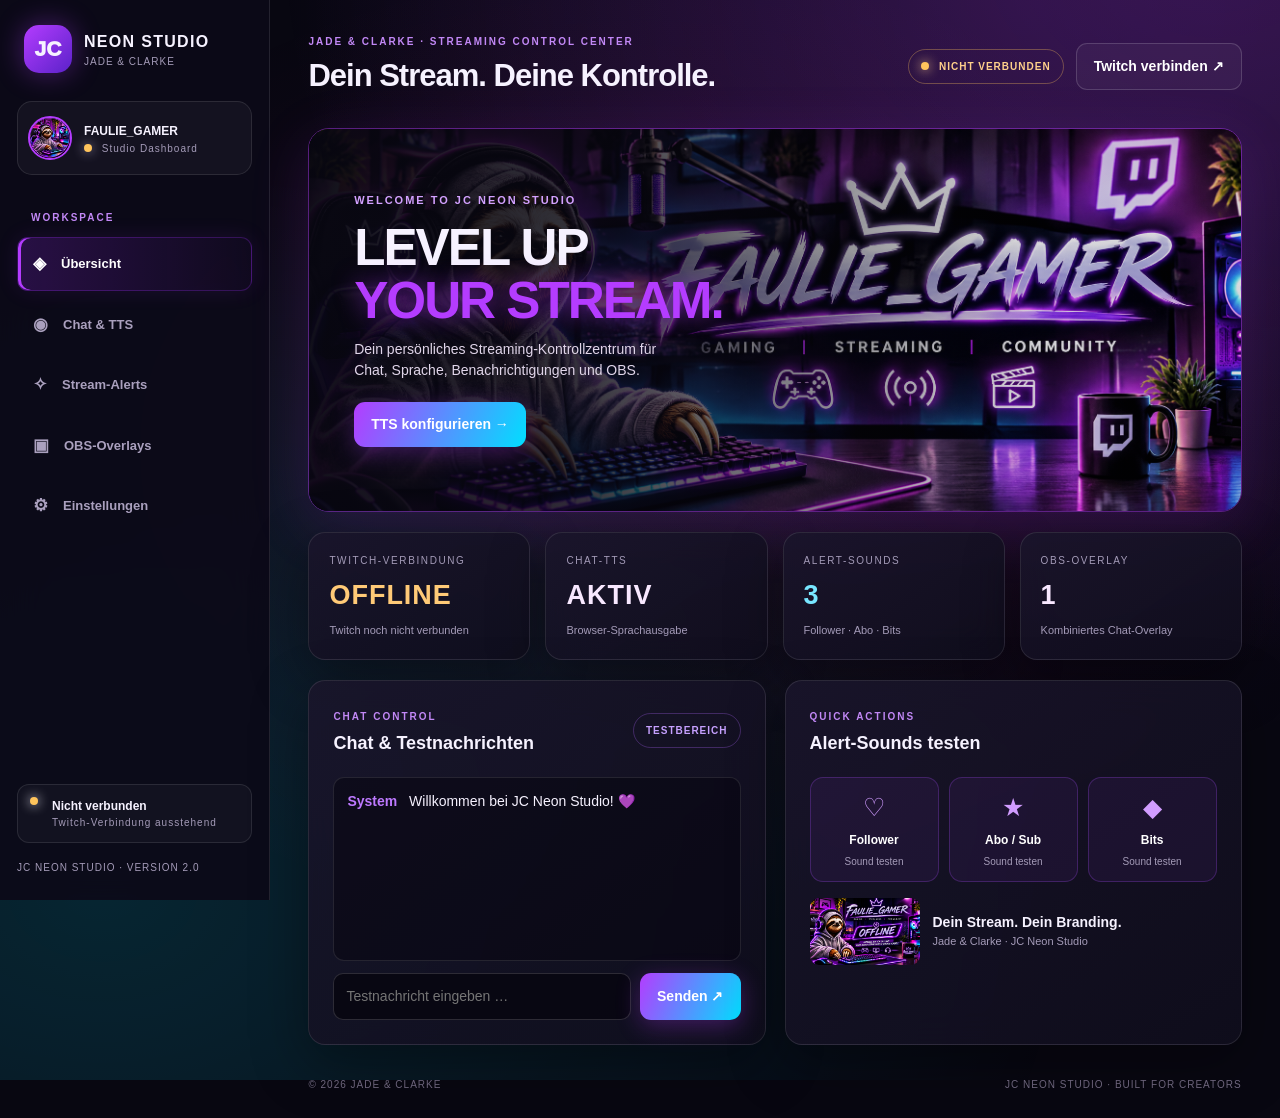
<file: index.html>
<!DOCTYPE html>
<html lang="de">
<head>
  <meta charset="UTF-8">
  <meta name="viewport" content="width=device-width, initial-scale=1">
  <meta name="theme-color" content="#080711">
  <meta name="description" content="JC Neon Studio – Streaming-Dashboard von Jade & Clarke für Twitch, TTS, Alerts und OBS.">
  <title>JC Neon Studio | Jade & Clarke</title>
  <link rel="stylesheet" href="style.css">
</head>
<body>

<div class="ambient" aria-hidden="true"></div>

<div class="shell">

  <!-- SEITENLEISTE -->
  <aside class="sidebar">

    <div class="brand">
      <div class="brand-icon" id="studioLogo">JC</div>
      <div>
        <b>NEON STUDIO</b>
        <small>JADE & CLARKE</small>
      </div>
    </div>

    <div class="profile">
      <img src="assets/avatar.png" alt="Faulie Gamer">
      <div>
        <strong id="studioProfileName">FAULIE_GAMER</strong>
        <span>
          <i class="dot amber" id="profileConnectionDot"></i>
          Studio Dashboard
        </span>
      </div>
    </div>

    <div class="nav-label">WORKSPACE</div>

    <nav aria-label="Hauptnavigation">
      <button class="nav active" data-page="dashboard" type="button">
        ◈ <span>Übersicht</span>
      </button>
      <button class="nav" data-page="tts" type="button">
        ◉ <span>Chat & TTS</span>
      </button>
      <button class="nav" data-page="alerts" type="button">
        ✧ <span>Stream-Alerts</span>
      </button>
      <button class="nav" data-page="overlay" type="button">
        ▣ <span>OBS-Overlays</span>
      </button>
      <button class="nav" data-page="settings" type="button">
        ⚙ <span>Einstellungen</span>
      </button>
    </nav>

    <div class="side-bottom">
      <div class="side-info">
        <span class="dot amber" id="sideConnectionDot"></span>
        <div>
          <b id="sideConnectionStatus">Nicht verbunden</b>
          <small id="sideConnectionDetail">
            Twitch-Verbindung ausstehend
          </small>
        </div>
      </div>
      <small>JC NEON STUDIO · VERSION 2.0</small>
    </div>

  </aside>

  <!-- HAUPTBEREICH -->
  <main>

    <header class="topbar">
      <div>
        <div class="eyebrow">JADE & CLARKE · STREAMING CONTROL CENTER</div>
        <h1 id="pageTitle">Dein Stream. Deine Kontrolle.</h1>
      </div>

      <div class="top-actions">
        <span class="pill" id="connectionPill" role="status">
          <span class="dot amber" id="connectionDot"></span>
          <span id="connectionStatus">NICHT VERBUNDEN</span>
        </span>
        <button class="btn outline" id="twitchBtn" type="button">
          Twitch verbinden ↗
        </button>
      </div>
    </header>

    <div class="content">

      <!-- =====================================
           ÜBERSICHT
      ====================================== -->
      <section class="page active" id="dashboard">

        <div class="hero">
          <img src="assets/banner.png" alt="Faulie Gamer Banner">
          <div class="hero-shade"></div>

          <div class="hero-content">
            <span class="hero-kicker">WELCOME TO JC NEON STUDIO</span>
            <h2>
              LEVEL UP<br>
              <em>YOUR STREAM.</em>
            </h2>
            <p>
              Dein persönliches Streaming-Kontrollzentrum
              für Chat, Sprache, Benachrichtigungen und OBS.
            </p>
            <button class="btn primary" data-goto="tts" type="button">
              TTS konfigurieren →
            </button>
          </div>
        </div>

        <div class="stats">

          <div class="stat">
            <span>TWITCH-VERBINDUNG</span>
            <strong id="connectionStat">OFFLINE</strong>
            <small id="connectionStatDetail">
              Twitch noch nicht verbunden
            </small>
          </div>

          <div class="stat">
            <span>CHAT-TTS</span>
            <strong id="ttsStatus">AKTIV</strong>
            <small>Browser-Sprachausgabe</small>
          </div>

          <div class="stat">
            <span>ALERT-SOUNDS</span>
            <strong>3</strong>
            <small>Follower · Abo · Bits</small>
          </div>

          <div class="stat">
            <span>OBS-OVERLAY</span>
            <strong>1</strong>
            <small>Kombiniertes Chat-Overlay</small>
          </div>

        </div>

        <div class="twocol">

          <div class="panel">
            <div class="panel-head">
              <div>
                <span class="eyebrow">CHAT CONTROL</span>
                <h3>Chat & Testnachrichten</h3>
              </div>
              <span class="tag" id="chatModeTag">TESTBEREICH</span>
            </div>

            <div class="chat-feed" id="chatFeed" aria-live="polite">
              <div class="chat-line">
                <span class="username">System</span>
                <span>Willkommen bei JC Neon Studio! 💜</span>
              </div>
            </div>

            <div class="send">
              <input
                id="chatInput"
                maxlength="300"
                placeholder="Testnachricht eingeben …"
                autocomplete="off"
              >
              <button class="btn primary" id="sendChat" type="button">
                Senden ↗
              </button>
            </div>
          </div>

          <div class="panel">
            <div class="panel-head">
              <div>
                <span class="eyebrow">QUICK ACTIONS</span>
                <h3>Alert-Sounds testen</h3>
              </div>
            </div>

            <div class="quick">
              <button data-test="follow" type="button">
                <span class="quick-icon">♡</span>
                <b>Follower</b>
                <small>Sound testen</small>
              </button>

              <button data-test="sub" type="button">
                <span class="quick-icon">★</span>
                <b>Abo / Sub</b>
                <small>Sound testen</small>
              </button>

              <button data-test="bits" type="button">
                <span class="quick-icon">◆</span>
                <b>Bits</b>
                <small>Sound testen</small>
              </button>
            </div>

            <div class="preview-card">
              <img src="assets/offline.png" alt="Faulie Gamer Offline Banner">
              <div>
                <b>Dein Stream. Dein Branding.</b>
                <small>Jade & Clarke · JC Neon Studio</small>
              </div>
            </div>
          </div>

        </div>
      </section>

      <!-- =====================================
           CHAT UND TTS
      ====================================== -->
      <section class="page" id="tts">

        <div class="section-intro">
          <span class="eyebrow">VOICE CONTROL</span>
          <h2>Chat & Text-to-Speech</h2>
          <p>Bestimme, wie Chatnachrichten vorgelesen werden.</p>
        </div>

        <div class="twocol">

          <div class="panel">
            <h3>Sprachausgabe</h3>

            <label class="toggle-line">
              <span>
                <b>TTS aktivieren</b>
                <small>Neue Chatnachrichten automatisch vorlesen</small>
              </span>
              <input type="checkbox" id="ttsEnabled" checked>
              <span class="switch"></span>
            </label>

            <label class="field">
              Stimme
              <select id="voiceSelect"></select>
            </label>

            <label class="field">
              Lautstärke
              <output id="volumeValue">85 %</output>
              <input type="range" id="volume" min="0" max="100" value="85">
            </label>

            <label class="field">
              Sprechtempo
              <output id="rateValue">1.0×</output>
              <input type="range" id="rate" min="50" max="200" value="100">
            </label>

            <label class="toggle-line">
              <span>
                <b>Benutzernamen vorlesen</b>
                <small>„Name schreibt: Nachricht“</small>
              </span>
              <input type="checkbox" id="readNames" checked>
              <span class="switch"></span>
            </label>

            <div class="actions">
              <button class="btn primary" id="testVoice" type="button">
                Stimme testen ▶
              </button>
              <button class="btn outline" id="stopVoice" type="button">
                Vorlesen stoppen ■
              </button>
            </div>
          </div>

          <div class="panel">
            <h3>Nachricht testen</h3>

            <label class="field">
              Benutzername
              <input id="testUser" value="FaulieFan" maxlength="50">
            </label>

            <label class="field">
              Nachricht
              <textarea id="testMessage" rows="5">Hey Faulie! Dein Stream sieht heute mega aus! 💜</textarea>
            </label>

            <button class="btn primary wide" id="testMessageBtn" type="button">
              Nachricht senden & vorlesen →
            </button>

            <div class="note">
              Emojis bleiben im Chat sichtbar, werden aber nicht vorgelesen.
              Die gewählte Stimme hängt von deinem Browser und Windows ab.
            </div>
          </div>

        </div>
      </section>

      <!-- =====================================
           STREAM-ALERTS
      ====================================== -->
      <section class="page" id="alerts">

        <div class="section-intro">
          <span class="eyebrow">SOUND ENGINE</span>
          <h2>Follower, Abos & Bits</h2>
          <p>Deine eigenen M4A-Sounds – ohne sichtbare Videoeinblendung.</p>
        </div>

        <div class="twocol">

          <div class="panel">
            <h3>Sound-Einstellungen</h3>

            <label class="toggle-line">
              <span>
                <b>Follower-Sound</b>
                <small>jc_alert_follower.m4a · ca. 3 Sekunden</small>
              </span>
              <input type="checkbox" id="followEnabled" checked>
              <span class="switch"></span>
            </label>

            <label class="toggle-line">
              <span>
                <b>Abo-Sound (Sub)</b>
                <small>jc_alert_sub.m4a · ca. 6 Sekunden</small>
              </span>
              <input type="checkbox" id="subEnabled" checked>
              <span class="switch"></span>
            </label>

            <label class="toggle-line">
              <span>
                <b>Bits-Sound</b>
                <small>jc_alert_bits.m4a · ab 1 Bit</small>
              </span>
              <input type="checkbox" id="bitsEnabled" checked>
              <span class="switch"></span>
            </label>

            <label class="field">
              Vorschau-Anzeigedauer
              <output id="durationValue">6 Sekunden</output>
              <input type="range" id="duration" min="3" max="15" value="6">
            </label>

            <label class="field">
              Test-Benutzername
              <input id="alertUser" value="NeonSloth" maxlength="50">
            </label>

            <div class="quick">
              <button data-test="follow" type="button">♡ <b>Follower testen</b></button>
              <button data-test="sub" type="button">★ <b>Abo testen</b></button>
              <button data-test="bits" type="button">◆ <b>Bits testen</b></button>
            </div>
          </div>

          <div class="panel">
            <h3>Sound-Vorschau</h3>

            <div class="alert-stage">
              <div class="alert-stage-inner" id="alertPreview">
                <div class="placeholder-icon">♫</div>
                <b>DEINE ALERT-SOUNDS</b>
                <small>Wähle einen Test aus.</small>
              </div>
            </div>

            <div class="note">
              Deine Sounds werden als Audio abgespielt.
              Es wird kein Video im Stream eingeblendet.
              Die Vorschau hier im Dashboard dient nur zum Testen.
            </div>

            <div class="note">
              Echte Twitch-Ereignisse funktionieren erst nach
              Einrichtung der Twitch-Verbindung.
            </div>
          </div>

        </div>
      </section>

      <!-- =====================================
           OBS OVERLAYS
      ====================================== -->
      <section class="page" id="overlay">

        <div class="section-intro">
          <span class="eyebrow">OBS INTEGRATION</span>
          <h2>Ein Overlay. Alles im Blick.</h2>
          <p>
            Eine gemeinsame Browserquelle für den Chat.
            Sichtbare Alerts kannst du bei Bedarf zuschalten.
          </p>
        </div>

        <div class="panel space">
          <div class="panel-head">
            <div>
              <span class="eyebrow">LIVE PREVIEW</span>
              <h3>Kombiniertes Stream-Overlay</h3>
            </div>
            <span class="tag">VORSCHAU</span>
          </div>

          <iframe
            id="combinedOverlayPreview"
            src="overlay.html?preview=1"
            title="JC Neon Studio Overlay-Vorschau"
            loading="lazy"
            style="display:block;width:100%;aspect-ratio:16/9;min-height:280px;border:1px solid #8b55c955;border-radius:14px;background:#0c0b1d"
          ></iframe>

          <div class="actions" style="margin-top:15px">
            <button class="btn primary" id="ov_openWindow" type="button">
              Als Fenster öffnen ↗
            </button>
            <button class="btn outline" id="ov_copyUrl" type="button">
              OBS-Adresse kopieren
            </button>
          </div>
        </div>

        <div class="twocol space">

          <div class="panel">
            <h3>Anzeige & Position</h3>

            <label class="toggle-line">
              <span>
                <b>Chat anzeigen</b>
                <small>Nachrichten im Stream sichtbar machen</small>
              </span>
              <input type="checkbox" id="ov_chatEnabled" checked>
              <span class="switch"></span>
            </label>

            <label class="toggle-line">
              <span>
                <b>Sichtbare Alerts anzeigen</b>
                <small>Optional – deine Sounds funktionieren unabhängig davon</small>
              </span>
              <input type="checkbox" id="ov_alertsEnabled">
              <span class="switch"></span>
            </label>

            <label class="field">
              Chat-Abstand links
              <output id="ov_chatX_value">3</output> %
              <input id="ov_chatX" type="range" min="0" max="60" value="3">
            </label>

            <label class="field">
              Chat-Abstand unten
              <output id="ov_chatY_value">5</output> %
              <input id="ov_chatY" type="range" min="0" max="70" value="5">
            </label>

            <label class="field">
              Alert-Abstand rechts
              <output id="ov_alertX_value">4</output> %
              <input id="ov_alertX" type="range" min="0" max="60" value="4">
            </label>

            <label class="field">
              Alert-Abstand oben
              <output id="ov_alertY_value">7</output> %
              <input id="ov_alertY" type="range" min="0" max="70" value="7">
            </label>

            <label class="field">
              Chat-Anzeigezeit
              <output id="ov_chatLife_value">15</output> Sekunden
              <input id="ov_chatLife" type="range" min="3" max="60" value="15">
            </label>

            <label class="field">
              Alert-Anzeigezeit
              <output id="ov_alertDuration_value">6</output> Sekunden
              <input id="ov_alertDuration" type="range" min="2" max="20" value="6">
            </label>
          </div>

          <div class="panel">
            <h3>Overlay testen</h3>

            <p class="muted">
              Teste direkt im Dashboard, ohne ein zusätzliches
              Browserfenster öffnen zu müssen.
            </p>

            <div class="actions">
              <button class="btn primary" id="ov_testChat" type="button">
                Chat testen
              </button>
              <button class="btn outline" data-overlay-alert="follow" type="button">
                ♡ Follower
              </button>
              <button class="btn outline" data-overlay-alert="sub" type="button">
                ★ Abo
              </button>
              <button class="btn outline" data-overlay-alert="bits" type="button">
                ◆ Bits
              </button>
            </div>

            <div class="note">
              Die drei Overlay-Alert-Buttons testen die sichtbaren
              Animationen. Deine Audio-Tests findest du unter
              „Stream-Alerts“.
            </div>

            <div class="note">
              Für OBS benötigst du eine Browserquelle mit
              <code>overlay.html?obs=1</code>.
              Die zuverlässige Live-Synchronisierung mit OBS
              wird noch eingerichtet.
            </div>
          </div>

        </div>
      </section>

      <!-- =====================================
           EINSTELLUNGEN
      ====================================== -->
      <section class="page" id="settings">

        <div class="section-intro">
          <span class="eyebrow">PERSONALIZE YOUR STUDIO</span>
          <h2>Studio-Einstellungen</h2>
          <p>Deine Einstellungen. Dein Design. Deine Kontrolle.</p>
        </div>

        <div class="twocol">

          <div class="panel">
            <h3>Profil & Personalisierung</h3>

            <label class="field">
              Twitch-Benutzername
              <input
                id="studioUsername"
                value="faulie_gamer"
                maxlength="50"
                autocomplete="off"
                placeholder="Dein Twitch-Benutzername"
              >
            </label>

            <label class="field">
              Anzeigename im Studio
              <input
                id="studioDisplayName"
                value="FAULIE_GAMER"
                maxlength="50"
                autocomplete="off"
                placeholder="Dein Anzeigename"
              >
            </label>

            <div class="note">
              Diese Felder dienen der Personalisierung.
              Sie melden dich noch nicht bei Twitch an.
              Das automatische Speichern ergänzen wir in app.js.
            </div>

            <div class="settings-divider"></div>

            <h3>Darstellung</h3>

            <label class="field">
              Akzentfarbe
              <select id="accent">
                <option value="purple">Neon Purple</option>
                <option value="cyan">Electric Cyan</option>
                <option value="pink">Hot Pink</option>
              </select>
            </label>

            <label class="toggle-line">
              <span>
                <b>Hintergrundanimationen</b>
                <small>Langsame, bewegte Neon-Lichteffekte</small>
              </span>
              <input type="checkbox" id="motion" checked>
              <span class="switch"></span>
            </label>
          </div>

          <div class="panel">
            <h3>Twitch-Verbindung</h3>

            <div class="connection">
              <span class="dot amber" id="settingsConnectionDot"></span>
              <div>
                <b id="settingsConnectionStatus">Nicht verbunden</b>
                <small id="settingsConnectionDetail">
                  Twitch-Anmeldung noch nicht eingerichtet
                </small>
              </div>
            </div>

            <button class="btn primary" id="twitchInfo" type="button">
              Twitch-Integration erklären ↗
            </button>

            <div class="settings-divider"></div>

            <h3>Daten & Einstellungen</h3>

            <p class="muted">
              Deine Studio-Einstellungen sollen automatisch
              gespeichert und beim nächsten Öffnen wieder
              geladen werden.
            </p>

            <div class="actions">
              <button class="btn outline" id="exportSettings" type="button">
                Einstellungen exportieren
              </button>
              <button class="btn outline" id="importSettings" type="button">
                Einstellungen importieren
              </button>
            </div>

            <input
              type="file"
              id="importSettingsFile"
              accept=".json,application/json"
              hidden
            >

            <div class="note">
              Die Export- und Importfunktion wird im nächsten
              JavaScript-Update ergänzt. So kannst du deine
              Konfiguration auch beim Browserwechsel sichern.
            </div>

            <div class="settings-divider"></div>

            <button class="btn outline" id="resetSettings" type="button">
              Einstellungen zurücksetzen
            </button>

            <div class="note">
              Hinweis: Stream-Schlüssel, Twitch-Passwörter und
              Client-Secrets gehören niemals in öffentliche
              HTML- oder JavaScript-Dateien.
            </div>
          </div>

        </div>
      </section>

    </div>

    <footer>
      © 2026 JADE & CLARKE
      <span>JC NEON STUDIO · BUILT FOR CREATORS</span>
    </footer>

  </main>
</div>

<div class="toast" id="toast" role="status" aria-live="polite"></div>

<script defer src="app.js"></script>
<script defer src="overlay-controller.js"></script>

</body>
</html>
</file>
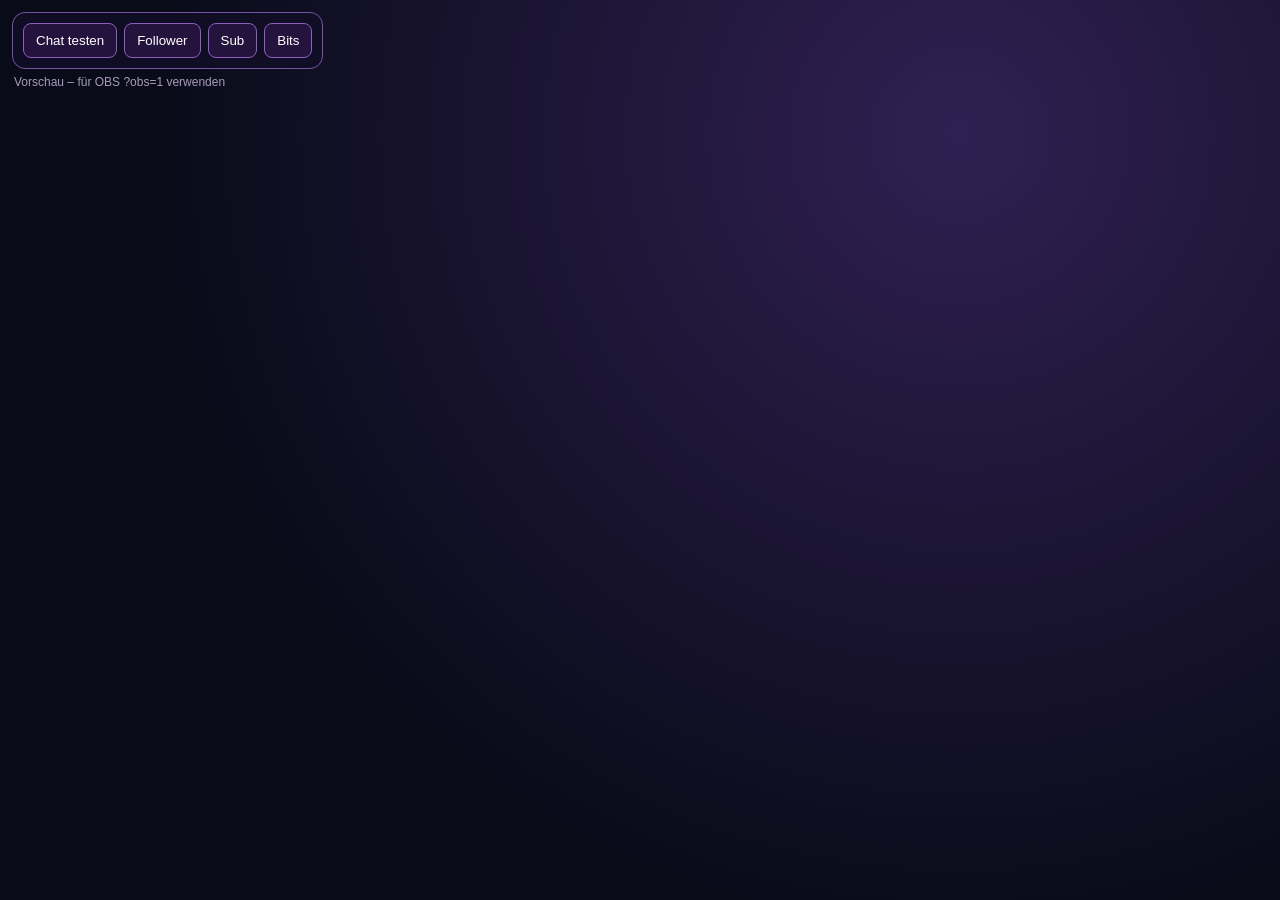
<file: overlay.html>
<!doctype html>
<html lang="de"><head><meta charset="utf-8"><meta name="viewport" content="width=device-width,initial-scale=1"><title>JC StreamTools | Kombiniertes Overlay</title><style>
*{box-sizing:border-box}html,body{margin:0;width:100%;height:100%;overflow:hidden;font-family:Inter,Segoe UI,Arial,sans-serif;color:white;background:transparent}body.preview{background:radial-gradient(circle at 75% 15%,#302052,#090b19 65%)}.stage{position:relative;width:100%;height:100%;overflow:hidden}.chat{position:absolute;left:3%;bottom:5%;width:min(36%,560px);display:flex;flex-direction:column;gap:9px;pointer-events:none}.message{padding:12px 16px;border:1px solid #a65bff66;border-left:3px solid #b86bff;background:#130d27e8;box-shadow:0 7px 30px #0007,0 0 18px #9c48ef33;border-radius:13px;overflow-wrap:anywhere;animation:in .4s ease both}.message b{display:block;color:#d5a4ff;margin-bottom:4px;font-size:14px}.message span{font-size:16px;line-height:1.4}.alerts{position:absolute;right:4%;top:7%;width:min(39%,570px);pointer-events:none}.alert{--glow:#bd64ff;position:relative;padding:24px 30px;text-align:center;border:1px solid var(--glow);border-radius:23px;background:linear-gradient(145deg,#211039ed,#090a20f5);box-shadow:0 0 35px color-mix(in srgb,var(--glow) 45%,transparent);animation:in .55s cubic-bezier(.18,1.3,.32,1) both}.alert.sub{--glow:#ff61b9}.alert.bits{--glow:#45e4ff}.alert .symbol{font-size:46px;color:var(--glow);text-shadow:0 0 20px var(--glow)}.alert .heading{color:var(--glow);font-size:14px;letter-spacing:3px;font-weight:800;margin:8px 0}.alert .name{font-size:clamp(22px,3vw,38px);font-weight:900;overflow-wrap:anywhere}.alert .detail{font-size:15px;color:#e1d7ed;margin-top:9px}.fade{animation:out .45s ease forwards!important}@keyframes in{from{opacity:0;transform:translateY(25px) scale(.92);filter:blur(7px)}to{opacity:1;transform:none;filter:none}}@keyframes out{to{opacity:0;transform:translateY(-18px);filter:blur(5px)}}.toolbar{position:absolute;top:12px;left:12px;z-index:10;display:flex;flex-wrap:wrap;gap:7px;padding:10px;background:#110e25dd;border:1px solid #7653a1;border-radius:13px}.toolbar button{border:1px solid #8c5fbe;background:#24133d;color:white;border-radius:8px;padding:9px 12px;cursor:pointer}.toolbar button:hover{background:#492266}.hint{position:absolute;left:14px;top:75px;color:#a99abb;font-size:12px}body:not(.preview) .toolbar,body:not(.preview) .hint{display:none}@media(max-width:650px){.chat{width:57%}.alerts{width:50%}.message{padding:7px 9px}.message span{font-size:12px}.alert{padding:13px}.alert .symbol{font-size:27px}.alert .heading{font-size:10px}}
</style></head><body><div class="stage"><div class="toolbar"><button id="chatTest">Chat testen</button><button data-alert="follow">Follower</button><button data-alert="sub">Sub</button><button data-alert="bits">Bits</button></div><div class="hint">Vorschau – für OBS ?obs=1 verwenden</div><div id="chat" class="chat" aria-live="polite"></div><div id="alerts" class="alerts" aria-live="polite"></div></div><script>
'use strict';
const params=new URLSearchParams(location.search);const obs=params.get('obs')==='1';if(!obs)document.body.classList.add('preview');
const chat=document.getElementById('chat'),alerts=document.getElementById('alerts');const defaults={chatEnabled:true,alertsEnabled:true,chatX:3,chatY:5,alertX:4,alertY:7,chatLife:15,alertDuration:6};let config={...defaults};let alertQueue=[],alertBusy=false;const clamp=(n,min,max)=>Math.max(min,Math.min(max,Number(n)||0));
function applyConfig(next){if(!next||typeof next!=='object')return;config={...config,...next};chat.style.display=config.chatEnabled===false?'none':'flex';alerts.style.display=config.alertsEnabled===false?'none':'block';chat.style.left=clamp(config.chatX,0,75)+'%';chat.style.bottom=clamp(config.chatY,0,80)+'%';alerts.style.right=clamp(config.alertX,0,75)+'%';alerts.style.top=clamp(config.alertY,0,80)+'%'}
try{const saved=JSON.parse(localStorage.getItem('jc_overlay_settings')||'null');applyConfig(saved)}catch{}
function addChat(user,message){if(config.chatEnabled===false)return;const el=document.createElement('div');el.className='message';const b=document.createElement('b'),s=document.createElement('span');b.textContent=String(user||'Gast').slice(0,50);s.textContent=String(message||'').slice(0,500);el.append(b,s);chat.append(el);while(chat.children.length>7)chat.firstChild.remove();setTimeout(()=>{el.classList.add('fade');setTimeout(()=>el.remove(),450)},clamp(config.chatLife,3,120)*1000)}
const kinds={follow:['♡','NEUER FOLLOWER','folgt jetzt deinem Kanal!'],sub:['★','NEUES ABONNEMENT','hat deinen Kanal abonniert!'],bits:['◆','BITS CHEER','unterstützt deinen Stream mit Bits!']};
function showAlert(kind,user,duration){if(!kinds[kind]||config.alertsEnabled===false)return;alertQueue.push({kind,user:String(user||'Unbekannt').slice(0,70),duration:clamp(duration||config.alertDuration,2,30)});processQueue()}
function processQueue(){if(alertBusy||!alertQueue.length)return;alertBusy=true;const a=alertQueue.shift(),k=kinds[a.kind],el=document.createElement('div');el.className='alert '+a.kind;for(const [cls,val] of [['symbol',k[0]],['heading',k[1]],['name',a.user],['detail',k[2]]]){const d=document.createElement('div');d.className=cls;d.textContent=val;el.append(d)}alerts.replaceChildren(el);setTimeout(()=>{el.classList.add('fade');setTimeout(()=>{el.remove();alertBusy=false;processQueue()},450)},a.duration*1000)}
function receive(data){if(!data||typeof data!=='object')return;if(data.type==='chat')addChat(data.user,data.message);if(data.type==='alert')showAlert(data.event||data.kind,data.user,data.duration);if(data.type==='overlay-config')applyConfig(data.settings)}
window.addEventListener('message',e=>{if(e.origin!==location.origin&&e.origin!=='null')return;receive(e.data)});
try{const bc=new BroadcastChannel('jc_streamtools_neon');bc.onmessage=e=>receive(e.data)}catch{}
if(!obs){document.getElementById('chatTest').onclick=()=>addChat('FaulieFan','Moin Faulie! Dein Stream sieht mega aus 💜');document.querySelectorAll('[data-alert]').forEach(b=>b.onclick=()=>showAlert(b.dataset.alert,'NeonSloth',5))}
</script></body></html>
</file>
<file: style.css>
/* ===================================================
   JC NEON STUDIO 2.0
   Jade & Clarke
   Neon Glass Design
=================================================== */

:root {
  --accent: #b43cff;
  --accent2: #00dfff;
  --bg: #080711;
  --surface: #141124;
  --border: #ffffff1a;
  --text: #f6f2ff;
  --muted: #a49bb8;
  --glass: rgba(20, 17, 36, 0.85);
  --shadow: 0 18px 55px rgba(0, 0, 0, 0.35);
}

* {
  box-sizing: border-box;
}

html {
  scroll-behavior: smooth;
}

body {
  margin: 0;
  background: var(--bg);
  color: var(--text);
  font: 14px/1.5 Inter, "Segoe UI", Arial, sans-serif;
  min-height: 100vh;
}

/* Hintergrundanimation */

.ambient {
  position: fixed;
  inset: -20%;
  pointer-events: none;
  z-index: 0;
  background:
    radial-gradient(
      ellipse at 82% 10%,
      rgba(180, 60, 255, 0.20),
      transparent 45%
    ),
    radial-gradient(
      ellipse at 20% 85%,
      rgba(0, 223, 255, 0.12),
      transparent 48%
    ),
    radial-gradient(
      ellipse at 50% 50%,
      rgba(255, 59, 175, 0.06),
      transparent 55%
    );
  animation: neonAmbient 18s ease-in-out infinite alternate;
}

@keyframes neonAmbient {
  0% {
    transform: translate(-2%, -1%) scale(1);
    opacity: 0.7;
  }

  50% {
    transform: translate(2%, 2%) scale(1.06);
    opacity: 1;
  }

  100% {
    transform: translate(-1%, 3%) scale(1.02);
    opacity: 0.8;
  }
}

body.no-motion *,
body.no-motion *::before,
body.no-motion *::after {
  animation: none !important;
  transition: none !important;
}

@media (prefers-reduced-motion: reduce) {
  *,
  *::before,
  *::after {
    animation-duration: 0.01ms !important;
    animation-iteration-count: 1 !important;
    scroll-behavior: auto !important;
  }
}

/* Allgemein */

button,
input,
select,
textarea {
  font: inherit;
}

button {
  cursor: pointer;
}

button:focus-visible,
input:focus-visible,
select:focus-visible,
textarea:focus-visible {
  outline: 2px solid var(--accent2);
  outline-offset: 3px;
}

button:disabled {
  opacity: 0.5;
  cursor: not-allowed;
}

.shell {
  display: flex;
  min-height: 100vh;
  position: relative;
  z-index: 1;
}

/* Sidebar */

.sidebar {
  width: 270px;
  flex-shrink: 0;
  background: rgba(12, 10, 24, 0.92);
  border-right: 1px solid var(--border);
  padding: 25px 17px;
  display: flex;
  flex-direction: column;
  min-height: 100vh;
  position: sticky;
  top: 0;
  height: 100vh;
  backdrop-filter: blur(20px);
  -webkit-backdrop-filter: blur(20px);
}

.brand {
  display: flex;
  align-items: center;
  gap: 12px;
  padding: 0 7px 28px;
}

.brand-icon {
  width: 48px;
  height: 48px;
  border-radius: 15px;
  display: grid;
  place-items: center;
  font-weight: 1000;
  font-size: 21px;
  background: linear-gradient(
    135deg,
    var(--accent),
    #5b22c9
  );
  box-shadow: 0 0 30px rgba(180, 60, 255, 0.35);
  flex-shrink: 0;
}

.brand b {
  font-size: 16px;
  letter-spacing: 1.3px;
}

.brand small,
.profile span,
.side-bottom small {
  display: block;
  color: var(--muted);
  font-size: 10px;
  letter-spacing: 1px;
}

.profile {
  display: flex;
  gap: 12px;
  align-items: center;
  padding: 14px 10px;
  background: rgba(255, 255, 255, 0.04);
  border: 1px solid var(--border);
  border-radius: 15px;
  margin-bottom: 35px;
}

.profile img {
  width: 44px;
  height: 44px;
  object-fit: cover;
  border-radius: 50%;
  border: 2px solid var(--accent);
}

.profile strong {
  font-size: 12px;
}

.dot {
  width: 8px;
  height: 8px;
  border-radius: 50%;
  background: #43e5a0;
  display: inline-block;
  margin-right: 6px;
  box-shadow: 0 0 12px currentColor;
}

.dot.amber {
  background: #ffc45c;
}

.dot.green {
  background: #43e5a0;
}

.dot.red {
  background: #ff607b;
}

.nav-label,
.eyebrow {
  font-size: 10px;
  letter-spacing: 2px;
  color: #c288f6;
  font-weight: 800;
}

.nav-label {
  padding: 0 14px;
  margin-bottom: 12px;
}

nav {
  display: grid;
  gap: 7px;
}

.nav {
  border: 1px solid transparent;
  background: transparent;
  color: #aaa0be;
  text-align: left;
  padding: 13px 15px;
  border-radius: 11px;
  font-weight: 600;
  display: flex;
  gap: 15px;
  align-items: center;
  font-size: 17px;
  transition: 0.2s;
}

.nav span {
  font-size: 13px;
}

.nav:hover,
.nav.active {
  background: linear-gradient(
    90deg,
    rgba(160, 44, 255, 0.20),
    rgba(160, 44, 255, 0.03)
  );
  border-color: rgba(160, 44, 255, 0.25);
  color: white;
}

.nav.active {
  box-shadow: inset 3px 0 var(--accent);
}

.side-bottom {
  margin-top: auto;
}

.side-info {
  display: flex;
  align-items: flex-start;
  gap: 8px;
  border: 1px solid var(--border);
  background: rgba(255, 255, 255, 0.03);
  border-radius: 12px;
  padding: 12px;
  margin-bottom: 17px;
}

.side-info b,
.side-info small {
  display: block;
}

.side-info b {
  font-size: 12px;
}

/* Hauptbereich */

main {
  min-width: 0;
  flex: 1;
  padding: 34px clamp(20px, 3vw, 48px) 18px;
  max-width: 1800px;
  margin: 0 auto;
}

.topbar {
  display: flex;
  align-items: center;
  justify-content: space-between;
  gap: 18px;
  margin-bottom: 28px;
}

.topbar h1 {
  font-size: clamp(22px, 2.5vw, 31px);
  margin: 4px 0 0;
  letter-spacing: -1px;
}

.top-actions {
  display: flex;
  align-items: center;
  gap: 12px;
}

.pill,
.tag {
  border: 1px solid rgba(255, 196, 92, 0.33);
  color: #ffd08b;
  border-radius: 100px;
  padding: 9px 12px;
  font-size: 10px;
  letter-spacing: 1px;
  font-weight: 800;
}

.btn {
  border: 0;
  border-radius: 11px;
  padding: 12px 17px;
  font-weight: 750;
  transition:
    transform 0.2s,
    box-shadow 0.2s,
    border-color 0.2s;
  white-space: nowrap;
}

.btn:hover {
  transform: translateY(-2px);
}

.btn.primary {
  color: #fff;
  background: linear-gradient(
    115deg,
    var(--accent),
    #7434d8
  );
  box-shadow: 0 6px 22px rgba(155, 51, 238, 0.27);
}

.btn.primary:hover {
  box-shadow: 0 8px 30px rgba(180, 60, 255, 0.45);
}

.btn.outline {
  background: rgba(255, 255, 255, 0.04);
  color: white;
  border: 1px solid rgba(255, 255, 255, 0.16);
}

.btn.outline:hover {
  border-color: var(--accent);
}

.btn.wide {
  width: 100%;
}

/* Seitenwechsel */

.page {
  display: none;
}

.page.active {
  display: block;
  animation: appear 0.3s ease;
}

@keyframes appear {
  from {
    opacity: 0;
    transform: translateY(8px);
  }

  to {
    opacity: 1;
    transform: translateY(0);
  }
}

/* Dashboard Hero */

.hero {
  height: clamp(290px, 30vw, 410px);
  border-radius: 21px;
  overflow: hidden;
  position: relative;
  border: 1px solid rgba(189, 99, 255, 0.40);
  box-shadow: 0 15px 60px rgba(76, 0, 116, 0.20);
}

.hero > img {
  width: 100%;
  height: 100%;
  object-fit: cover;
  object-position: center;
}

.hero-shade {
  position: absolute;
  inset: 0;
  background: linear-gradient(
    90deg,
    rgba(8, 7, 17, 0.96) 0%,
    rgba(8, 7, 17, 0.83) 28%,
    rgba(8, 7, 17, 0.14) 78%
  );
}

.hero-content {
  position: absolute;
  inset: 0;
  padding: clamp(20px, 3.5vw, 48px);
  display: flex;
  align-items: flex-start;
  justify-content: center;
  flex-direction: column;
}

.hero-kicker {
  font-size: 11px;
  color: #d3a1ff;
  letter-spacing: 2px;
  font-weight: 800;
}

.hero h2 {
  font-size: clamp(32px, 4vw, 57px);
  line-height: 1.04;
  letter-spacing: -2px;
  margin: 12px 0;
}

.hero h2 em {
  font-style: normal;
  color: #e4adff;
  text-shadow: 0 0 22px #bb4bff;
}

.hero p {
  max-width: 330px;
  color: #e0d5e9;
  margin: 0 0 21px;
}

/* Statistik */

.stats {
  display: grid;
  grid-template-columns: repeat(4, minmax(0, 1fr));
  gap: 15px;
  margin: 20px 0;
}

.stat,
.panel {
  background: linear-gradient(
    145deg,
    rgba(26, 21, 43, 0.88),
    rgba(16, 14, 29, 0.90)
  );
  border: 1px solid var(--border);
  border-radius: 17px;
  box-shadow: var(--shadow);
  backdrop-filter: blur(14px);
  -webkit-backdrop-filter: blur(14px);
}

.stat {
  padding: 20px;
  transition:
    transform 0.2s,
    border-color 0.2s;
}

.stat:hover {
  transform: translateY(-3px);
  border-color: rgba(180, 60, 255, 0.35);
}

.stat > span,
.stat small {
  display: block;
  color: var(--muted);
  font-size: 11px;
}

.stat > span {
  font-size: 10px;
  letter-spacing: 1.6px;
}

.stat strong {
  font-size: 27px;
  letter-spacing: 1px;
  display: block;
  margin: 7px 0;
  color: #f8e8ff;
}

.stat:first-child strong {
  color: #ffca77;
}

.stat:nth-child(3) strong {
  color: #78e6ff;
}

/* Panels */

.twocol {
  display: grid;
  grid-template-columns: 1fr 1fr;
  gap: 19px;
}

.panel {
  padding: 24px;
  min-width: 0;
}

.panel h3 {
  margin: 0 0 18px;
  font-size: 18px;
}

.panel-head {
  display: flex;
  justify-content: space-between;
  align-items: center;
  margin-bottom: 20px;
  gap: 12px;
}

.panel-head h3 {
  margin: 4px 0 0;
}

.tag {
  color: #c6a1ff;
  border-color: rgba(156, 91, 227, 0.33);
}

/* Chat */

.chat-feed {
  height: 184px;
  overflow: auto;
  background: rgba(8, 7, 17, 0.55);
  border: 1px solid var(--border);
  border-radius: 11px;
  padding: 13px;
}

.chat-line {
  margin-bottom: 10px;
  overflow-wrap: anywhere;
}

.username {
  color: #bd79ff;
  font-weight: 800;
  margin-right: 8px;
}

.send {
  display: flex;
  gap: 9px;
  margin-top: 12px;
}

.send input {
  min-width: 0;
  flex: 1;
}

.send input,
.field input:not([type="range"]),
.field textarea,
.field select {
  background: rgba(8, 7, 17, 0.85);
  border: 1px solid rgba(255, 255, 255, 0.15);
  border-radius: 10px;
  padding: 12px;
  color: #fff;
  width: 100%;
}

.field textarea {
  resize: vertical;
}

.field select option {
  background: #141124;
  color: #fff;
}

/* Schnellaktionen */

.quick {
  display: grid;
  grid-template-columns: repeat(3, 1fr);
  gap: 10px;
}

.quick button {
  display: flex;
  align-items: center;
  justify-content: center;
  flex-direction: column;
  gap: 5px;
  border: 1px solid rgba(171, 77, 255, 0.25);
  border-radius: 13px;
  background: rgba(171, 77, 255, 0.07);
  color: white;
  min-height: 105px;
  padding: 10px;
  transition: 0.2s;
}

.quick button:hover {
  border-color: var(--accent);
  background: rgba(171, 77, 255, 0.15);
  transform: translateY(-2px);
}

.quick-icon {
  font-size: 25px;
  color: #d19cff;
}

.quick b {
  font-size: 12px;
}

.quick small {
  font-size: 10px;
  color: var(--muted);
}

.preview-card {
  display: flex;
  align-items: center;
  gap: 13px;
  margin-top: 16px;
}

.preview-card img {
  width: 110px;
  height: 67px;
  object-fit: cover;
  border-radius: 9px;
}

.preview-card b,
.preview-card small {
  display: block;
}

.preview-card small {
  color: var(--muted);
  font-size: 11px;
}

/* Abschnitte */

.section-intro {
  margin: 14px 0 27px;
}

.section-intro h2 {
  font-size: clamp(26px, 3vw, 38px);
  margin: 5px 0;
}

.section-intro p,
.muted {
  color: var(--muted);
}

/* Schalter */

.toggle-line {
  display: flex;
  align-items: center;
  justify-content: space-between;
  position: relative;
  padding: 17px 0;
  border-bottom: 1px solid var(--border);
  gap: 12px;
  cursor: pointer;
}

.toggle-line b,
.toggle-line small {
  display: block;
}

.toggle-line small {
  color: var(--muted);
  font-size: 11px;
}

.toggle-line input {
  position: absolute;
  opacity: 0;
  right: 0;
}

.switch {
  width: 44px;
  height: 24px;
  border-radius: 30px;
  background: #51475f;
  flex-shrink: 0;
  position: relative;
  transition: 0.2s;
}

.switch::before {
  content: "";
  position: absolute;
  top: 4px;
  left: 4px;
  width: 16px;
  height: 16px;
  border-radius: 50%;
  background: white;
  transition: 0.2s;
}

.toggle-line input:checked + .switch {
  background: var(--accent);
}

.toggle-line input:checked + .switch::before {
  transform: translateX(20px);
}

.toggle-line input:focus-visible + .switch {
  outline: 2px solid var(--accent2);
  outline-offset: 3px;
}

/* Formularfelder */

.field {
  display: block;
  margin: 22px 0;
  color: #e6d9f6;
  font-weight: 650;
}

.field output {
  float: right;
  color: #c58cff;
}

.field input,
.field textarea,
.field select {
  display: block;
  margin-top: 9px;
}

.field input[type="range"] {
  width: 100%;
  accent-color: var(--accent);
}

.actions {
  display: flex;
  gap: 10px;
  flex-wrap: wrap;
}

.note {
  background: rgba(168, 117, 255, 0.07);
  border: 1px solid rgba(168, 117, 255, 0.20);
  border-radius: 12px;
  padding: 14px;
  margin-top: 18px;
  color: #bcb0cf;
  font-size: 12px;
}

/* Alerts */

.alert-stage,
.overlay-example {
  height: 275px;
  display: grid;
  place-items: center;
  overflow: hidden;
  border-radius: 15px;
  background:
    radial-gradient(
      circle at center,
      rgba(78, 33, 126, 0.45),
      transparent 65%
    ),
    linear-gradient(135deg, #0c0a16, #17112d);
  border: 1px solid rgba(163, 73, 243, 0.27);
}

.alert-stage-inner {
  text-align: center;
  display: flex;
  align-items: center;
  flex-direction: column;
  gap: 7px;
}

.placeholder-icon {
  font-size: 50px;
  color: #c86aff;
  text-shadow: 0 0 25px #a22dff;
}

.alert-stage-inner b {
  font-size: 22px;
}

.alert-stage-inner small {
  color: #bcb1cc;
}

.alert-animation {
  animation: pop 0.55s cubic-bezier(.2, 1.5, .3, 1);
}

@keyframes pop {
  from {
    opacity: 0;
    transform: scale(0.5);
  }

  to {
    opacity: 1;
    transform: scale(1);
  }
}

.fake-chat {
  padding: 15px;
  background: rgba(8, 7, 17, 0.7);
  border-left: 3px solid #c353ff;
  line-height: 2;
}

.fake-chat b {
  color: #c88aff;
}

.fake-alert {
  font-size: 13px;
  letter-spacing: 2px;
  color: #e0a4ff;
  text-align: center;
}

.fake-alert strong {
  display: block;
  font-size: 28px;
  color: white;
  text-shadow: 0 0 20px var(--accent);
}

.space {
  margin-top: 18px;
}

/* Kombiniertes OBS-Overlay */

.overlay-preview,
.combined-overlay-preview {
  position: relative;
  width: 100%;
  aspect-ratio: 16 / 9;
  overflow: hidden;
  border: 1px solid rgba(180, 60, 255, 0.35);
  border-radius: 16px;
  background:
    linear-gradient(
      45deg,
      rgba(255, 255, 255, 0.035) 25%,
      transparent 25%,
      transparent 75%,
      rgba(255, 255, 255, 0.035) 75%
    ),
    #0b0918;
  background-size: 24px 24px;
}

#combinedOverlayPreview {
  width: 100%;
  height: 100%;
  border: 0;
  display: block;
  background: transparent;
}

.overlay-controls {
  display: grid;
  gap: 15px;
}

.overlay-controls .field {
  margin: 8px 0;
}

.overlay-actions {
  display: flex;
  flex-wrap: wrap;
  gap: 10px;
}

.overlay-actions .btn {
  flex: 1;
}

/* Verbindung */

.connection {
  display: flex;
  align-items: flex-start;
  gap: 12px;
  background: rgba(255, 255, 255, 0.035);
  padding: 15px;
  border-radius: 12px;
  margin: 15px 0;
}

.connection b,
.connection small {
  display: block;
}

.connection small {
  color: var(--muted);
}

/* Erweiterte Einstellungen */

.settings-group {
  padding: 18px;
  border: 1px solid var(--border);
  background: rgba(255, 255, 255, 0.025);
  border-radius: 14px;
  margin-bottom: 15px;
}

.settings-group h3 {
  margin: 0 0 12px;
}

.settings-description {
  color: var(--muted);
  font-size: 12px;
  margin: 5px 0 16px;
}

.settings-divider {
  height: 1px;
  background: var(--border);
  margin: 20px 0;
}

/* Footer */

footer {
  display: flex;
  justify-content: space-between;
  gap: 15px;
  color: #756c85;
  font-size: 10px;
  letter-spacing: 1px;
  padding: 32px 0 8px;
}

/* Toast */

.toast {
  position: fixed;
  bottom: 28px;
  right: 28px;
  max-width: min(430px, 90vw);
  background: rgba(33, 21, 52, 0.97);
  border: 1px solid rgba(180, 91, 255, 0.53);
  border-radius: 13px;
  padding: 16px 20px;
  box-shadow: 0 12px 45px rgba(0, 0, 0, 0.6);
  opacity: 0;
  transform: translateY(20px);
  pointer-events: none;
  transition: 0.25s;
  z-index: 100;
}

.toast.show {
  opacity: 1;
  transform: translateY(0);
}

/* Scrollbar */

::-webkit-scrollbar {
  width: 8px;
  height: 8px;
}

::-webkit-scrollbar-track {
  background: #0b0918;
}

::-webkit-scrollbar-thumb {
  background: #50326b;
  border-radius: 20px;
}

::-webkit-scrollbar-thumb:hover {
  background: var(--accent);
}

/* Responsive */

@media (max-width: 1050px) {
  .sidebar {
    width: 210px;
  }

  .stats {
    grid-template-columns: repeat(2, 1fr);
  }

  .twocol {
    grid-template-columns: 1fr;
  }
}

@media (max-width: 700px) {
  .shell {
    display: block;
  }

  .sidebar {
    width: 100%;
    height: auto;
    min-height: 0;
    position: relative;
    padding: 13px;
  }

  .brand {
    padding-bottom: 12px;
  }

  .profile,
  .nav-label,
  .side-bottom {
    display: none;
  }

  nav {
    display: flex;
    overflow-x: auto;
  }

  nav .nav {
    white-space: nowrap;
    padding: 10px;
  }

  main {
    padding: 22px 14px;
  }

  .topbar {
    align-items: flex-start;
    flex-direction: column;
  }

  .hero {
    height: 330px;
  }

  .hero-shade {
    background: linear-gradient(
      90deg,
      rgba(8, 7, 17, 0.91),
      rgba(8, 7, 17, 0.47)
    );
  }

  .stats {
    gap: 9px;
  }

  .stat {
    padding: 14px;
  }

  .stat strong {
    font-size: 22px;
  }

  .panel {
    padding: 17px;
  }

  .top-actions {
    flex-wrap: wrap;
  }

  .quick {
    gap: 5px;
  }

  .quick button {
    padding: 5px;
  }

  .send {
    flex-wrap: wrap;
  }

  .send button {
    width: 100%;
  }

  footer span {
    display: none;
  }
}


/* =====================================================
   JC NEON STUDIO – NEON DESIGN REPAIR 2.3
   Jade & Clarke
   ===================================================== */

:root {
  --jc-glow-rgb: 180, 60, 255;
}

/* Hintergrundfarben */

body {
  background:
    radial-gradient(
      ellipse at 80% 0%,
      rgba(var(--jc-glow-rgb), 0.09),
      transparent 50%
    ),
    #080711;
}

/* Animierter Neon-Hintergrund */

.ambient {
  background:
    radial-gradient(
      ellipse at 82% 10%,
      rgba(var(--jc-glow-rgb), 0.23),
      transparent 45%
    ),
    radial-gradient(
      ellipse at 20% 85%,
      rgba(0, 223, 255, 0.14),
      transparent 48%
    ),
    radial-gradient(
      ellipse at 50% 50%,
      rgba(255, 59, 175, 0.08),
      transparent 55%
    );

  animation:
    jcNeonAmbient 18s ease-in-out
    infinite alternate;
}

@keyframes jcNeonAmbient {
  0% {
    transform: translate(-2%, -1%) scale(1);
    opacity: 0.7;
  }

  50% {
    transform: translate(2%, 2%) scale(1.06);
    opacity: 1;
  }

  100% {
    transform: translate(-1%, 3%) scale(1.02);
    opacity: 0.8;
  }
}

/* Neon-Leuchteffekte */

.brand-icon {
  box-shadow:
    0 0 28px rgba(var(--jc-glow-rgb), 0.38);
}

.nav.active {
  box-shadow:
    inset 3px 0 var(--accent),
    0 0 22px rgba(var(--jc-glow-rgb), 0.10);
}

.btn.primary {
  background:
    linear-gradient(
      115deg,
      var(--accent),
      var(--accent2)
    );

  box-shadow:
    0 6px 24px rgba(var(--jc-glow-rgb), 0.30);
}

.btn.primary:hover {
  box-shadow:
    0 8px 35px rgba(var(--jc-glow-rgb), 0.55);
}

.hero {
  border-color:
    rgba(var(--jc-glow-rgb), 0.45);

  box-shadow:
    0 15px 60px rgba(var(--jc-glow-rgb), 0.15);
}

.hero h2 em {
  color: var(--accent);
  text-shadow:
    0 0 24px rgba(var(--jc-glow-rgb), 0.60);
}

/* Glassmorphism */

.panel,
.stat {
  backdrop-filter: blur(18px);
  -webkit-backdrop-filter: blur(18px);
}

/* Animationen deaktivieren */

body.no-motion *,
body.no-motion *::before,
body.no-motion *::after,
body.reduce-motion *,
body.reduce-motion *::before,
body.reduce-motion *::after {
  animation: none !important;
  transition: none !important;
}
</file>
